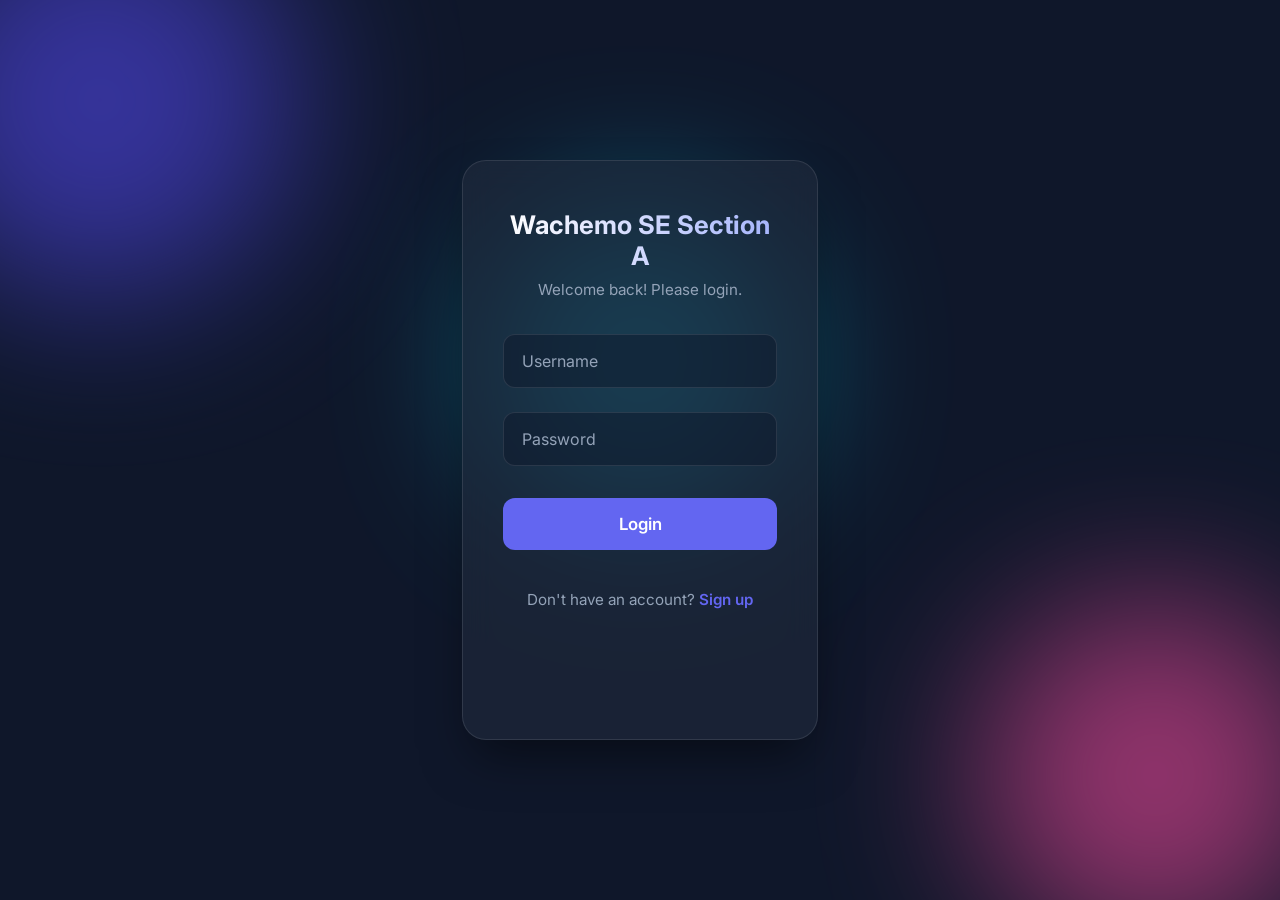
<file: index.html>
<!DOCTYPE html>
<html lang="en">

<head>
    <meta charset="UTF-8">
    <meta name="viewport" content="width=device-width, initial-scale=1.0">
    <title>Wachemo SE Section A - Login</title>
    <link rel="stylesheet" href="style.css">
    <link href="https://fonts.googleapis.com/css2?family=Inter:wght@300;400;500;600;700&display=swap" rel="stylesheet">
</head>

<body>
    <div class="background-shapes">
        <div class="shape shape-1"></div>
        <div class="shape shape-2"></div>
        <div class="shape shape-3"></div>
    </div>

    <div class="container">
        <div class="form-container" id="form-container">

            <form class="form login-form" id="login-form">
                <div class="header">
                    <h1>Wachemo SE Section A</h1>
                    <p>Welcome back! Please login.</p>
                </div>

                <div id="login-alert" class="alert" style="display: none;"></div>

                <div class="input-group">
                    <input type="text" id="login-username" required autocomplete="username">
                    <label for="login-username">Username</label>
                </div>
                <div class="input-group">
                    <input type="password" id="login-password" required autocomplete="current-password">
                    <label for="login-password">Password</label>
                </div>
                <button type="submit" class="btn">Login</button>
                <div class="toggle-text">
                    Don't have an account? <span id="to-signup">Sign up</span>
                </div>
            </form>

            <form class="form signup-form" id="signup-form">
                <div class="header">
                    <h1>Create Account</h1>
                    <p>Join Wachemo SE Section A portal.</p>
                </div>

                <div id="signup-alert" class="alert" style="display: none;"></div>

                <div class="input-group">
                    <input type="text" id="signup-username" required autocomplete="username">
                    <label for="signup-username">Username</label>
                </div>
                <div class="input-group">
                    <input type="password" id="signup-password" required autocomplete="new-password">
                    <label for="signup-password">Password</label>
                </div>
                <button type="submit" class="btn">Sign Up</button>
                <div class="toggle-text">
                    Already have an account? <span id="to-login">Login</span>
                </div>
            </form>
        </div>
    </div>

    <script src="script.js"></script>
</body>

</html>
</file>
<file: style.css>
:root {
    --primary: #6366f1;
    --primary-hover: #4f46e5;
    --bg: #0f172a;
    --surface: rgba(30, 41, 59, 0.7);
    --text: #f8fafc;
    --text-muted: #94a3b8;
    --border: rgba(255, 255, 255, 0.1);
}

* {
    margin: 0;
    padding: 0;
    box-sizing: border-box;
    font-family: 'Inter', sans-serif;
}

body {
    background-color: var(--bg);
    color: var(--text);
    min-height: 100vh;
    display: flex;
    justify-content: center;
    align-items: center;
    overflow: hidden;
    position: relative;
}

/* Background animated shapes */
.background-shapes {
    position: absolute;
    top: 0;
    left: 0;
    width: 100%;
    height: 100%;
    z-index: 0;
    overflow: hidden;
    pointer-events: none;
}

.shape {
    position: absolute;
    filter: blur(80px);
    border-radius: 50%;
    animation: float 20s infinite alternate;
    opacity: 0.6;
}

.shape-1 {
    width: 400px;
    height: 400px;
    background: #4f46e5;
    top: -100px;
    left: -100px;
    animation-delay: 0s;
}

.shape-2 {
    width: 350px;
    height: 350px;
    background: #ec4899;
    bottom: -50px;
    right: -50px;
    animation-delay: -5s;
}

.shape-3 {
    width: 300px;
    height: 300px;
    background: #06b6d4;
    top: 40%;
    left: 50%;
    transform: translate(-50%, -50%);
    animation-delay: -10s;
}

@keyframes float {
    0% { transform: translate(0, 0) scale(1); }
    33% { transform: translate(30px, -50px) scale(1.1); }
    66% { transform: translate(-20px, 20px) scale(0.9); }
    100% { transform: translate(10px, -20px) scale(1.05); }
}

.container {
    position: relative;
    z-index: 1;
    width: 100%;
    max-width: 420px;
    padding: 2rem;
}

/* Glassmorphism card */
.form-container {
    background: var(--surface);
    backdrop-filter: blur(16px);
    -webkit-backdrop-filter: blur(16px);
    border: 1px solid var(--border);
    border-radius: 24px;
    padding: 3rem 2.5rem;
    box-shadow: 0 25px 50px -12px rgba(0, 0, 0, 0.5);
    position: relative;
    overflow: hidden;
    min-height: 580px; /* Increased to accommodate alerts without cutting off toggle text */
}

.form {
    display: flex;
    flex-direction: column;
    gap: 1.5rem;
    transition: transform 0.5s cubic-bezier(0.4, 0, 0.2, 1), opacity 0.5s ease;
    width: 100%;
    position: absolute;
    top: 3rem;
    left: 2.5rem;
    width: calc(100% - 5rem);
}

.login-form {
    transform: translateX(0);
    opacity: 1;
    pointer-events: auto;
}

.signup-form {
    transform: translateX(150%);
    opacity: 0;
    pointer-events: none;
}

.form-container.show-signup .login-form {
    transform: translateX(-150%);
    opacity: 0;
    pointer-events: none;
}

.form-container.show-signup .signup-form {
    transform: translateX(0);
    opacity: 1;
    pointer-events: auto;
}

.header {
    text-align: center;
    margin-bottom: 0.5rem;
}

.header h1 {
    font-size: 1.6rem;
    font-weight: 700;
    margin-bottom: 0.5rem;
    background: linear-gradient(to right, #ffffff, #a5b4fc);
    -webkit-background-clip: text;
    -webkit-text-fill-color: transparent;
}

.header p {
    color: var(--text-muted);
    font-size: 0.95rem;
    line-height: 1.5;
}

.alert {
    padding: 0.8rem 1rem;
    border-radius: 8px;
    font-size: 0.9rem;
    text-align: center;
    margin-bottom: 0.5rem;
}

.alert-error {
    background-color: rgba(239, 68, 68, 0.15);
    color: #fca5a5;
    border: 1px solid rgba(239, 68, 68, 0.3);
}

.alert-success {
    background-color: rgba(16, 185, 129, 0.15);
    color: #6ee7b7;
    border: 1px solid rgba(16, 185, 129, 0.3);
}

.input-group {
    position: relative;
}

.input-group input {
    width: 100%;
    padding: 1rem 1.2rem;
    background: rgba(15, 23, 42, 0.5);
    border: 1px solid var(--border);
    border-radius: 12px;
    color: var(--text);
    font-size: 1rem;
    outline: none;
    transition: all 0.3s ease;
}

.input-group input:focus {
    border-color: var(--primary);
    box-shadow: 0 0 0 4px rgba(99, 102, 241, 0.15);
    background: rgba(15, 23, 42, 0.8);
}

.input-group label {
    position: absolute;
    left: 1.2rem;
    top: 50%;
    transform: translateY(-50%);
    color: var(--text-muted);
    pointer-events: none;
    transition: all 0.3s ease;
    font-size: 1rem;
}

.input-group input:focus ~ label,
.input-group input:valid ~ label {
    top: -0.5rem;
    left: 0.8rem;
    font-size: 0.8rem;
    background: var(--surface);
    padding: 0 0.4rem;
    color: var(--primary);
    border-radius: 4px;
    font-weight: 500;
}

.btn {
    background: var(--primary);
    color: white;
    border: none;
    padding: 1rem;
    border-radius: 12px;
    font-size: 1.05rem;
    font-weight: 600;
    cursor: pointer;
    transition: all 0.3s ease;
    margin-top: 0.5rem;
    position: relative;
    overflow: hidden;
    width: 100%;
}

.btn:hover {
    background: var(--primary-hover);
    transform: translateY(-2px);
    box-shadow: 0 10px 20px -10px var(--primary);
}

.btn:active {
    transform: translateY(0);
}

.toggle-text {
    text-align: center;
    color: var(--text-muted);
    font-size: 0.95rem;
    margin-top: 1rem;
}

.toggle-text span {
    color: var(--primary);
    cursor: pointer;
    font-weight: 600;
    transition: color 0.3s ease;
}

.toggle-text span:hover {
    color: #818cf8;
    text-decoration: underline;
}

.welcome-content {
    text-align: center;
    display: flex;
    flex-direction: column;
    gap: 1.5rem;
    align-items: center;
    justify-content: center;
    width: 100%;
}
</file>
